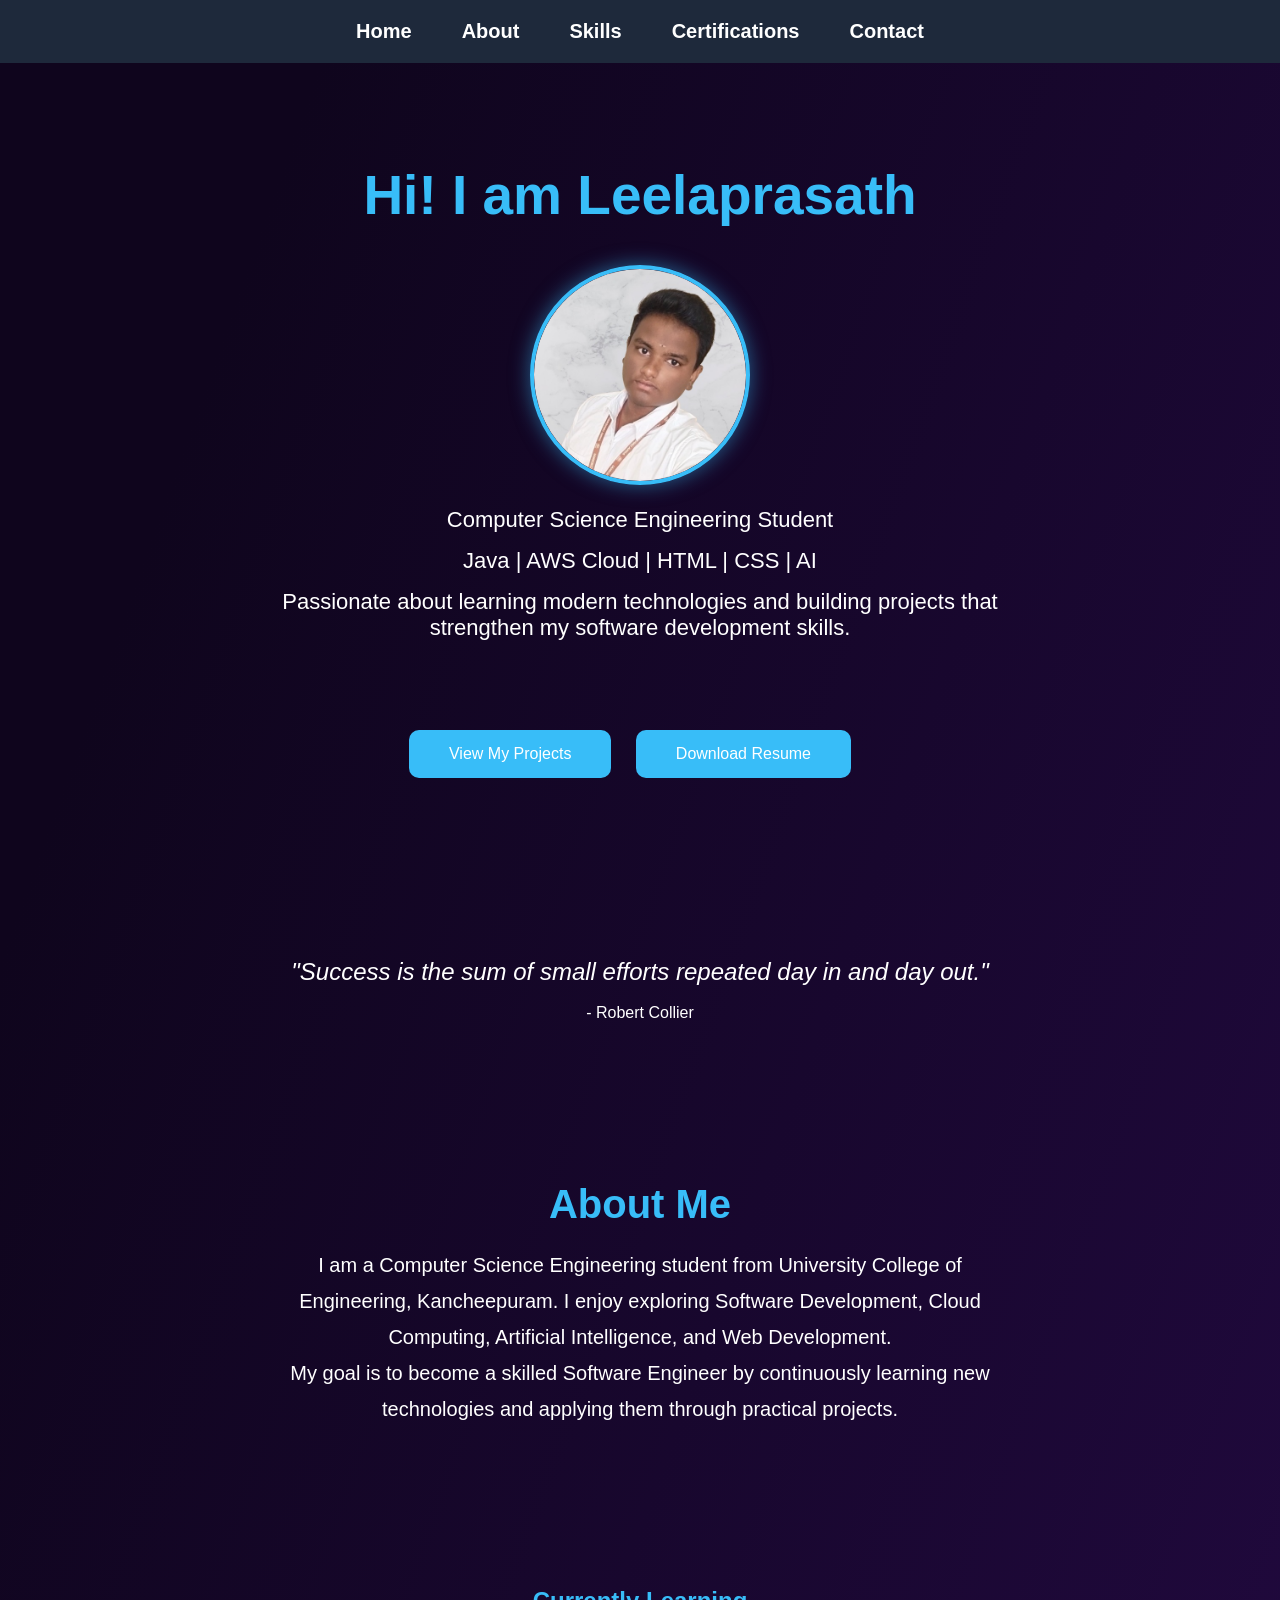
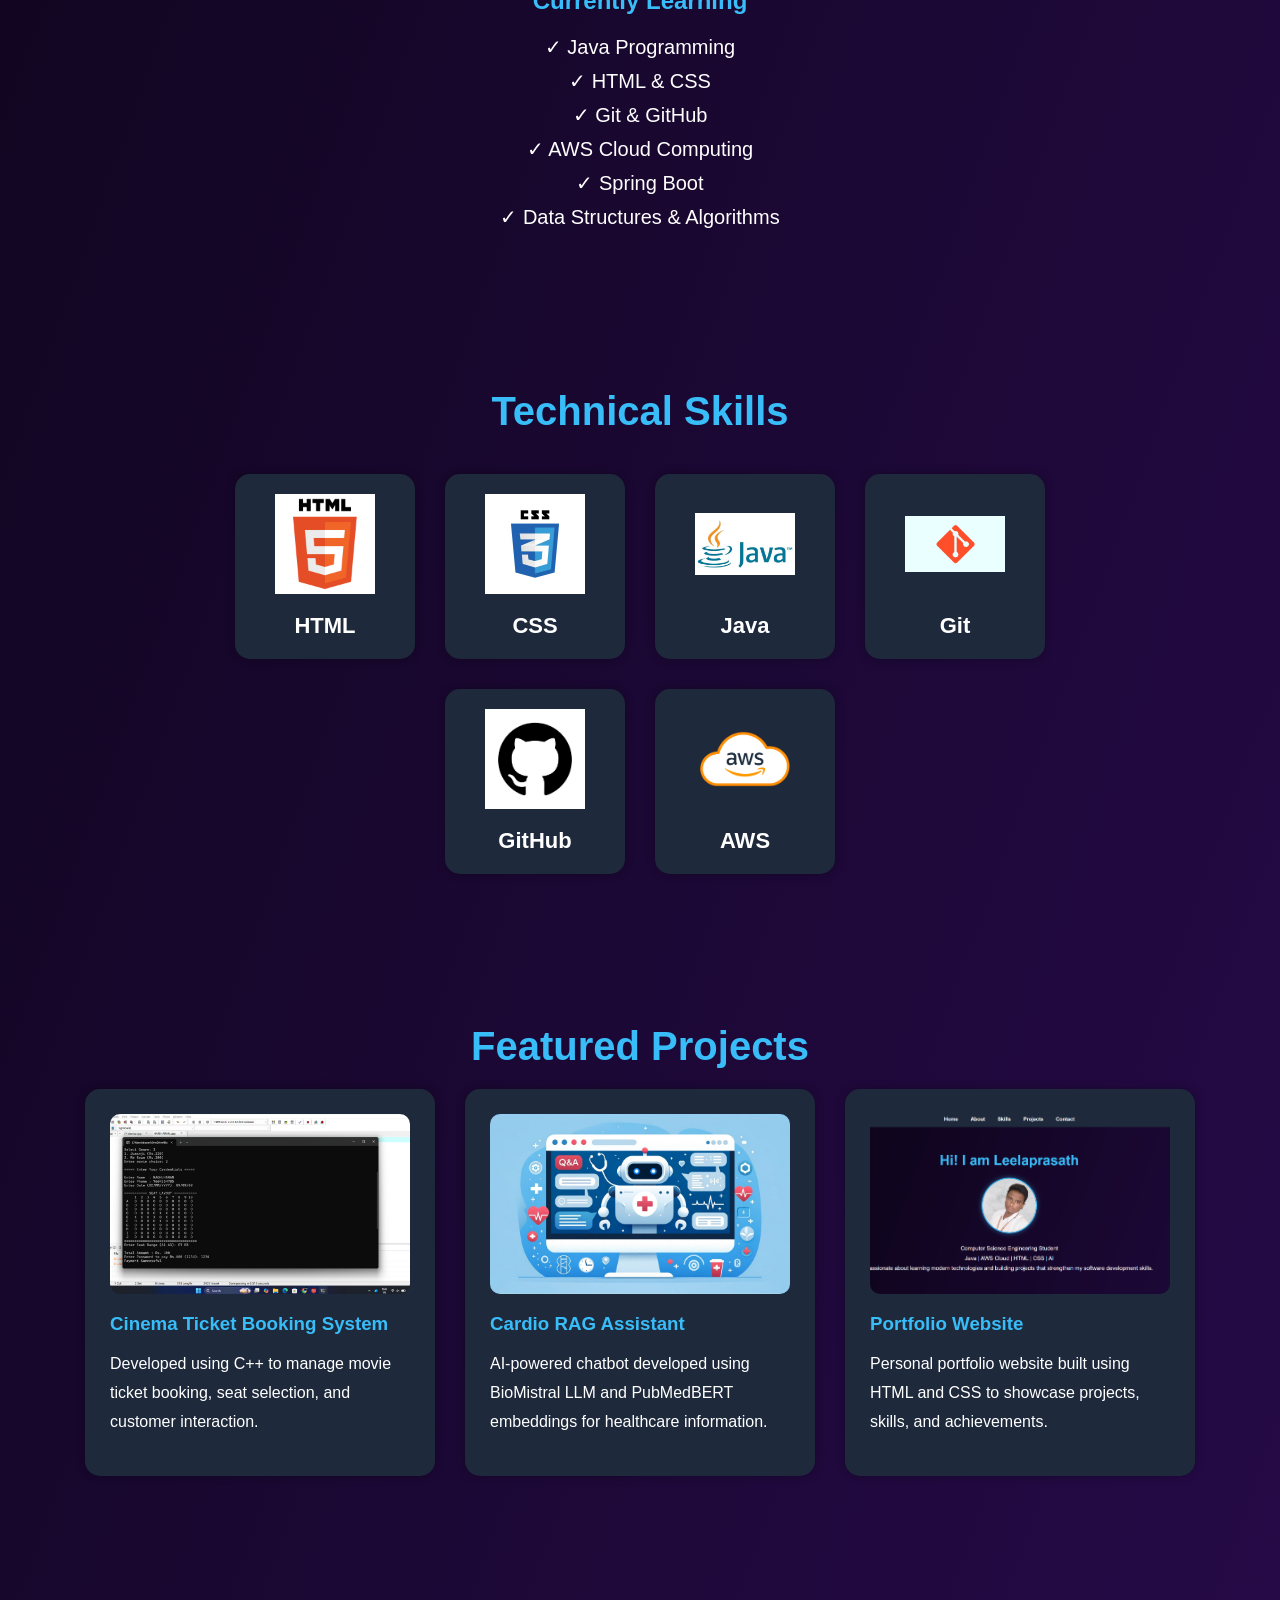
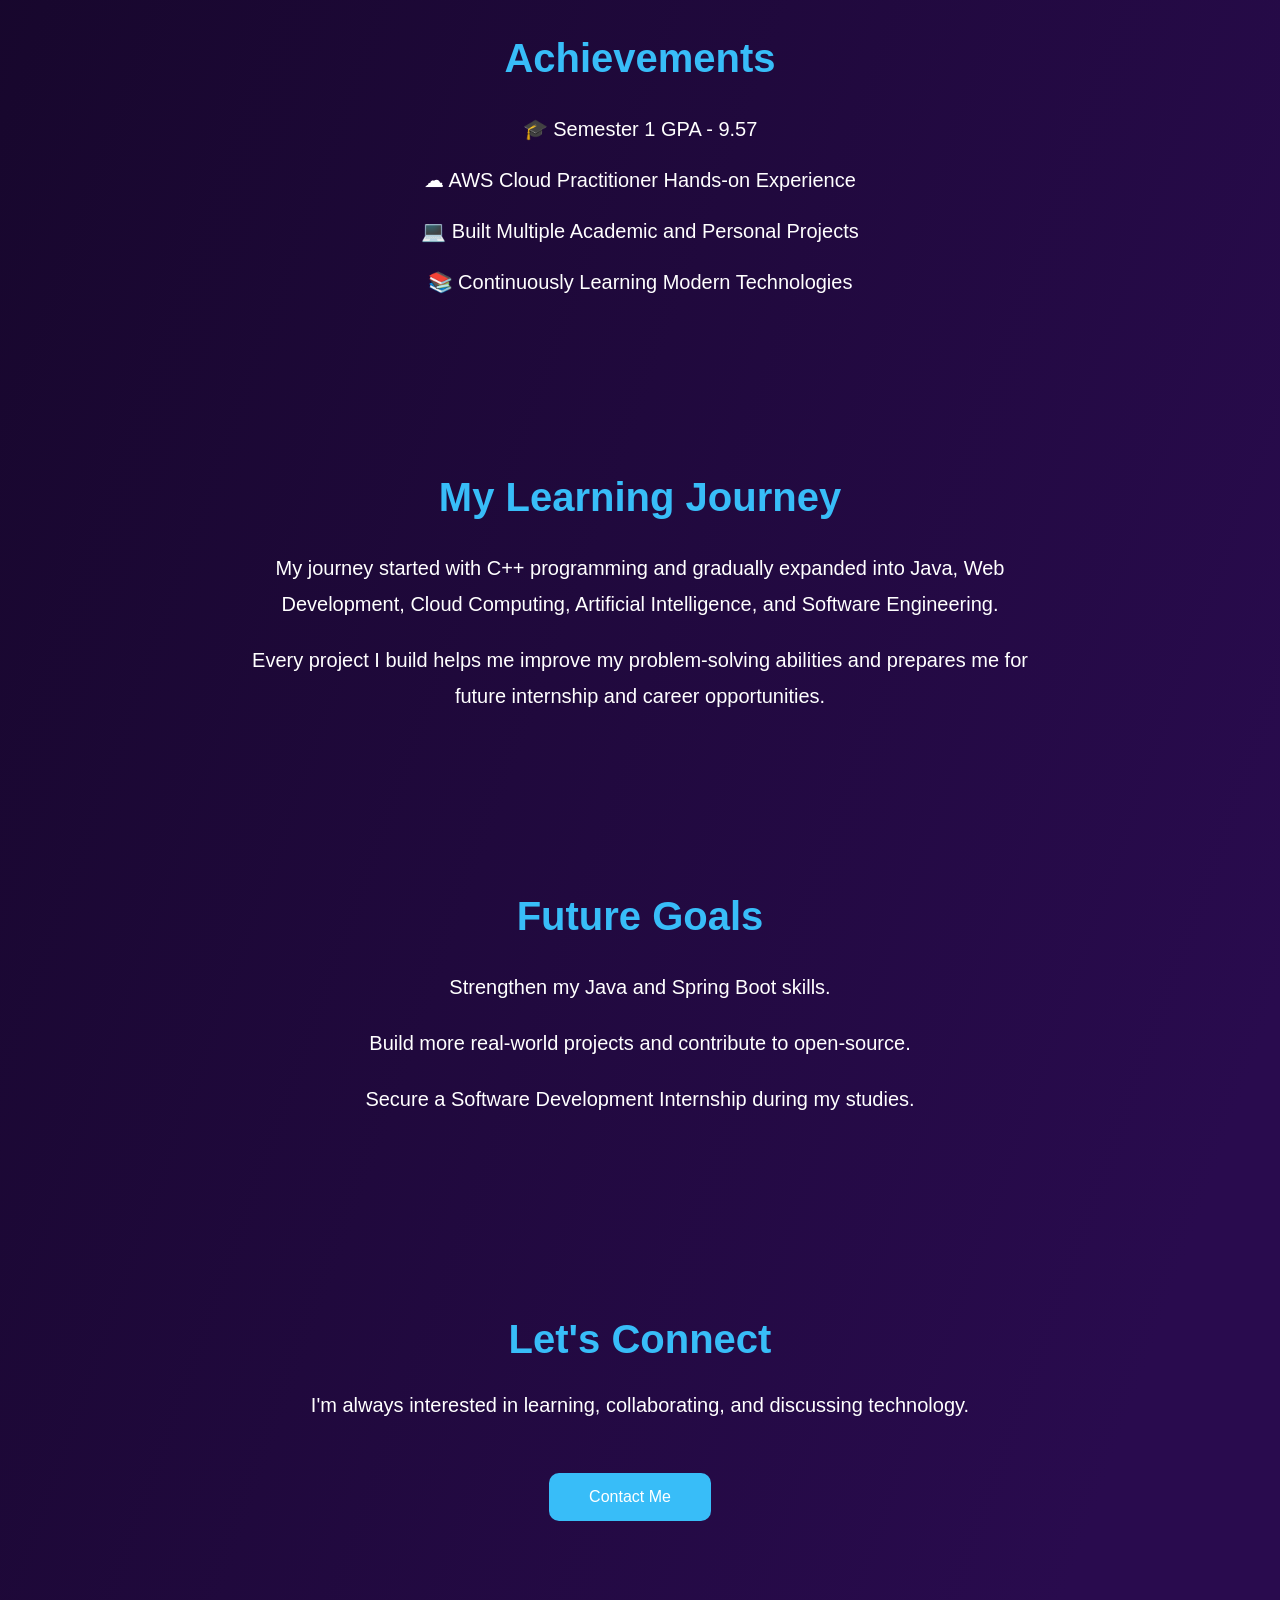
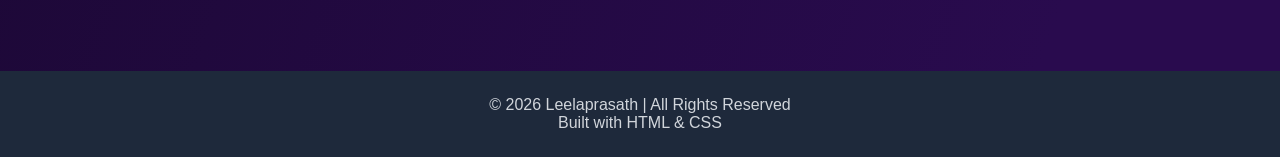
<file: index.html>
<!DOCTYPE html>
<html>

<head>
    <meta charset="UTF-8">
    <meta name="viewport" content="width=device-width, initial-scale=1.0">
    <title>Leelaprasath Portfolio</title>
    <link rel="stylesheet" href="styles/style.css">
</head>

<body>

    <!-- Navigation -->

    <div class="navbar">

        <a href="index.html">Home</a>
        <a href="scripts/about.html">About</a>
        <a href="scripts/skills.html">Skills</a>
        <a href="scripts/certificate.html">Certifications</a>
        <a href="scripts/contact.html">Contact</a>

    </div>

    <!-- Intro Section -->

    <section id="home">

        <h1>Hi! I am Leelaprasath</h1>
        <br>
	<img src="images/myphoto.png" alt="Leelaprasath" class="profile-img">
	<br>
<br>
        <p>
            Computer Science Engineering Student
        </p>

        <p>
            Java | AWS Cloud | HTML | CSS | AI
        </p>

        <p>
            Passionate about learning modern technologies and building
            projects that <br>strengthen my software development skills.
        </p>
<br><br><br>
        <a href="scripts/projects.html" class="button">
    View My Projects
</a>

<a href="MyResume.pdf" class="button">
    Download Resume
</a>

    </section>

    <!-- Quote Section -->

    <section id="quote">

        <p>
            "Success is the sum of small efforts repeated day in and day out."
        </p>
        <br>
        <h35>- Robert Collier</h3>

    </section>

    <!-- About Preview -->

    <section id="about_home">

        <h2>About Me</h2>

        <p>
            I am a Computer Science Engineering student from
            University College of Engineering, Kancheepuram.
            I enjoy exploring Software Development, Cloud Computing,
            Artificial Intelligence, and Web Development.
        </p>

        <p>
            My goal is to become a skilled Software Engineer by
            continuously learning new technologies and applying
            them through practical projects.
        </p>

    </section>

    <!-- Learning Section -->

    <section id="learning">

        <h2>Currently Learning</h2>

        <ul>

            <li>✓ Java Programming</li>

            <li>✓ HTML & CSS</li>

            <li>✓ Git & GitHub</li>

            <li>✓ AWS Cloud Computing</li>

            <li>✓ Spring Boot</li>

            <li>✓ Data Structures & Algorithms</li>

        </ul>

    </section>

    <!-- Skills Preview -->

<section id="skills">

    <h2>Technical Skills</h2>

    <div class="skills-grid">

        <div class="skill-card">
            <img src="images/html.png" alt="HTML">
            <h3>HTML</h3>
        </div>

        <div class="skill-card">
            <img src="images/css.jpg" alt="CSS">
            <h3>CSS</h3>
        </div>

        <div class="skill-card">
            <img src="images/java.jpg" alt="Java">
            <h3>Java</h3>
        </div>

        <div class="skill-card">
            <img src="images/git.png" alt="Git">
            <h3>Git</h3>
        </div>

        <div class="skill-card">
            <img src="images/github.jpg" alt="GitHub">
            <h3>GitHub</h3>
        </div>

        <div class="skill-card">
            <img src="images/aws.png" alt="AWS">
            <h3>AWS</h3>
        </div>

    </div>

</section>

    <!-- Featured Projects -->

<section id="projects">

    <h2>Featured Projects</h2>

    <div class="project-container">

        <div class="project-card">

            <img src="images/cinema.png"
                 alt="Cinema Ticket Booking System">

            <h3>Cinema Ticket Booking System</h3>

            <p>
                Developed using C++ to manage movie ticket booking,
                seat selection, and customer interaction.
            </p>

        </div>

        <div class="project-card">

            <img src="images/rag.png"
                 alt="Cardio RAG Assistant">

            <h3>Cardio RAG Assistant</h3>

            <p>
                AI-powered chatbot developed using BioMistral LLM
                and PubMedBERT embeddings for healthcare information.
            </p>

        </div>

        <div class="project-card">

            <img src="images/portfolio.png"
                 alt="Portfolio Website">

            <h3>Portfolio Website</h3>

            <p>
                Personal portfolio website built using HTML and CSS
                to showcase projects, skills, and achievements.
            </p>

        </div>

    </div>

</section>

    <!-- Achievement Section -->

    <section id="achievements">

        <h2>Achievements</h2>

        <p>🎓 Semester 1 GPA - 9.57</p>

        <p>☁ AWS Cloud Practitioner Hands-on Experience</p>

        <p>💻 Built Multiple Academic and Personal Projects</p>

        <p>📚 Continuously Learning Modern Technologies</p>

    </section>

    <!-- Journey Section -->

    <section id="journey">

        <h2>My Learning Journey</h2>

        <p>
            My journey started with C++ programming and gradually
            expanded into Java, Web Development, Cloud Computing,
            Artificial Intelligence, and Software Engineering.
        </p>

        <p>
            Every project I build helps me improve my problem-solving
            abilities and prepares me for future internship and
            career opportunities.
        </p>

    </section>

    <!-- Goals Section -->

    <section id="goals">

        <h2>Future Goals</h2>

        <p>
            Strengthen my Java and Spring Boot skills.
        </p>

        <p>
            Build more real-world projects and contribute to open-source.
        </p>

        <p>
            Secure a Software Development Internship during my studies.
        </p>

    </section>

    <!-- Contact Preview -->

    <section id="connect">

        <h2>Let's Connect</h2>

        <p>
            I'm always interested in learning, collaborating,
            and discussing technology.
        </p>

        <a href="scripts/contact.html" class="button">
            Contact Me
        </a>

    </section>

    <!-- Footer -->

    <footer>

        <p>
            © 2026 Leelaprasath | All Rights Reserved
        </p>
        <p>
            Built with HTML & CSS
        </p>

    </footer>

</body>

</html>
</file>
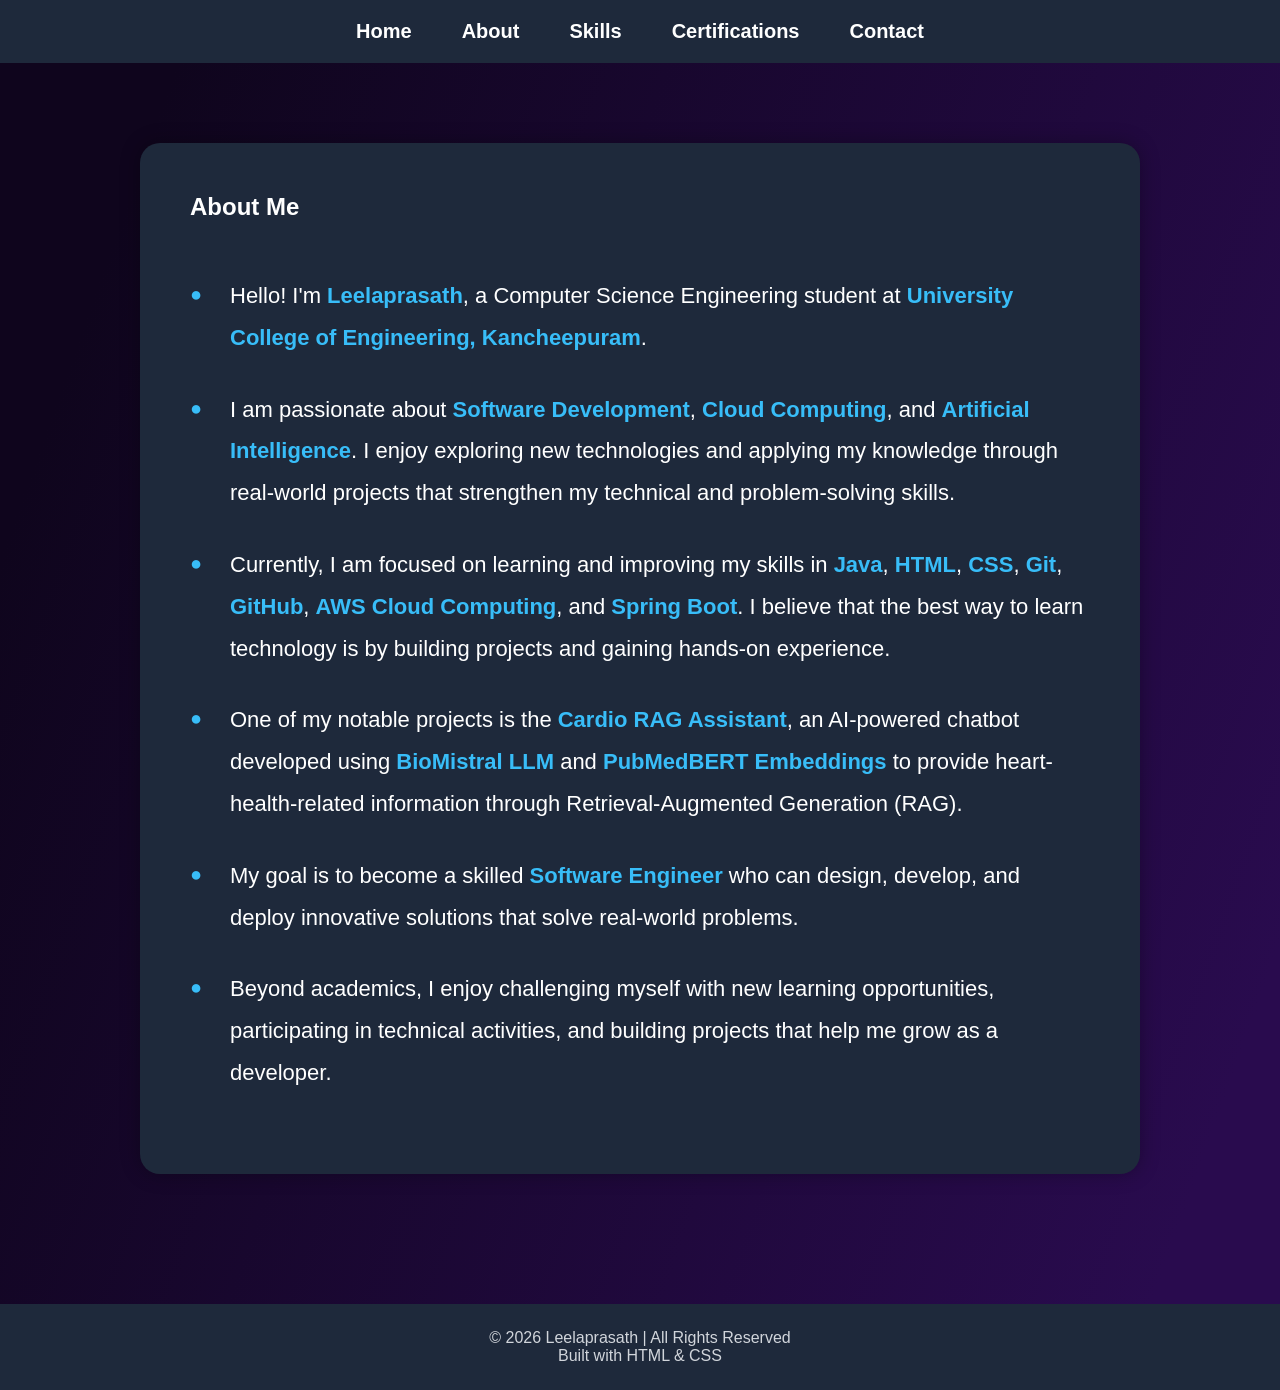
<file: scripts/about.html>
<!DOCTYPE html>
<html>

<head>
    <meta charset="UTF-8">

    <meta name="viewport" content="width=device-width, initial-scale=1.0">

    <title>About Me</title>
    <link rel="stylesheet" href="../styles/style.css">
</head>

<body>

    <!-- Navigation -->

    <div class="navbar">

        <a href="../index.html">Home</a>
        <a href="about.html">About</a>
        <a href="skills.html">Skills</a>
        <a href="certificate.html">Certifications</a>
        <a href="contact.html">Contact</a>

    </div>

    <!-- About Section -->

    <section id="about">

        <div class="about-container">

            <h2>About Me</h2>
            <br><br><br>

            <ul class="about-list">

                <li>
                    Hello! I'm <b>Leelaprasath</b>, a Computer Science
                    Engineering student at
                    <b>University College of Engineering, Kancheepuram</b>.
                </li>

                <li>
                    I am passionate about
                    <b>Software Development</b>,
                    <b>Cloud Computing</b>, and
                    <b>Artificial Intelligence</b>.
                    I enjoy exploring new technologies and applying my
                    knowledge through real-world projects that strengthen
                    my technical and problem-solving skills.
                </li>

                <li>
                    Currently, I am focused on learning and improving my
                    skills in <b>Java</b>, <b>HTML</b>, <b>CSS</b>,
                    <b>Git</b>, <b>GitHub</b>,
                    <b>AWS Cloud Computing</b>, and
                    <b>Spring Boot</b>. I believe that the best way to
                    learn technology is by building projects and gaining
                    hands-on experience.
                </li>

                <li>
                    One of my notable projects is the
                    <b>Cardio RAG Assistant</b>, an AI-powered chatbot
                    developed using <b>BioMistral LLM</b> and
                    <b>PubMedBERT Embeddings</b> to provide
                    heart-health-related information through
                    Retrieval-Augmented Generation (RAG).
                </li>

                <li>
                    My goal is to become a skilled
                    <b>Software Engineer</b> who can design, develop,
                    and deploy innovative solutions that solve
                    real-world problems.
                </li>

                <li>
                    Beyond academics, I enjoy challenging myself with
                    new learning opportunities, participating in
                    technical activities, and building projects that
                    help me grow as a developer.
                </li>

            </ul>

        </div>

    </section>
       <!-- Footer -->

    <footer>

        <p>
            © 2026 Leelaprasath | All Rights Reserved
        </p>
        <p>
            Built with HTML & CSS
        </p>

    </footer>

</body>

</html>
</file>
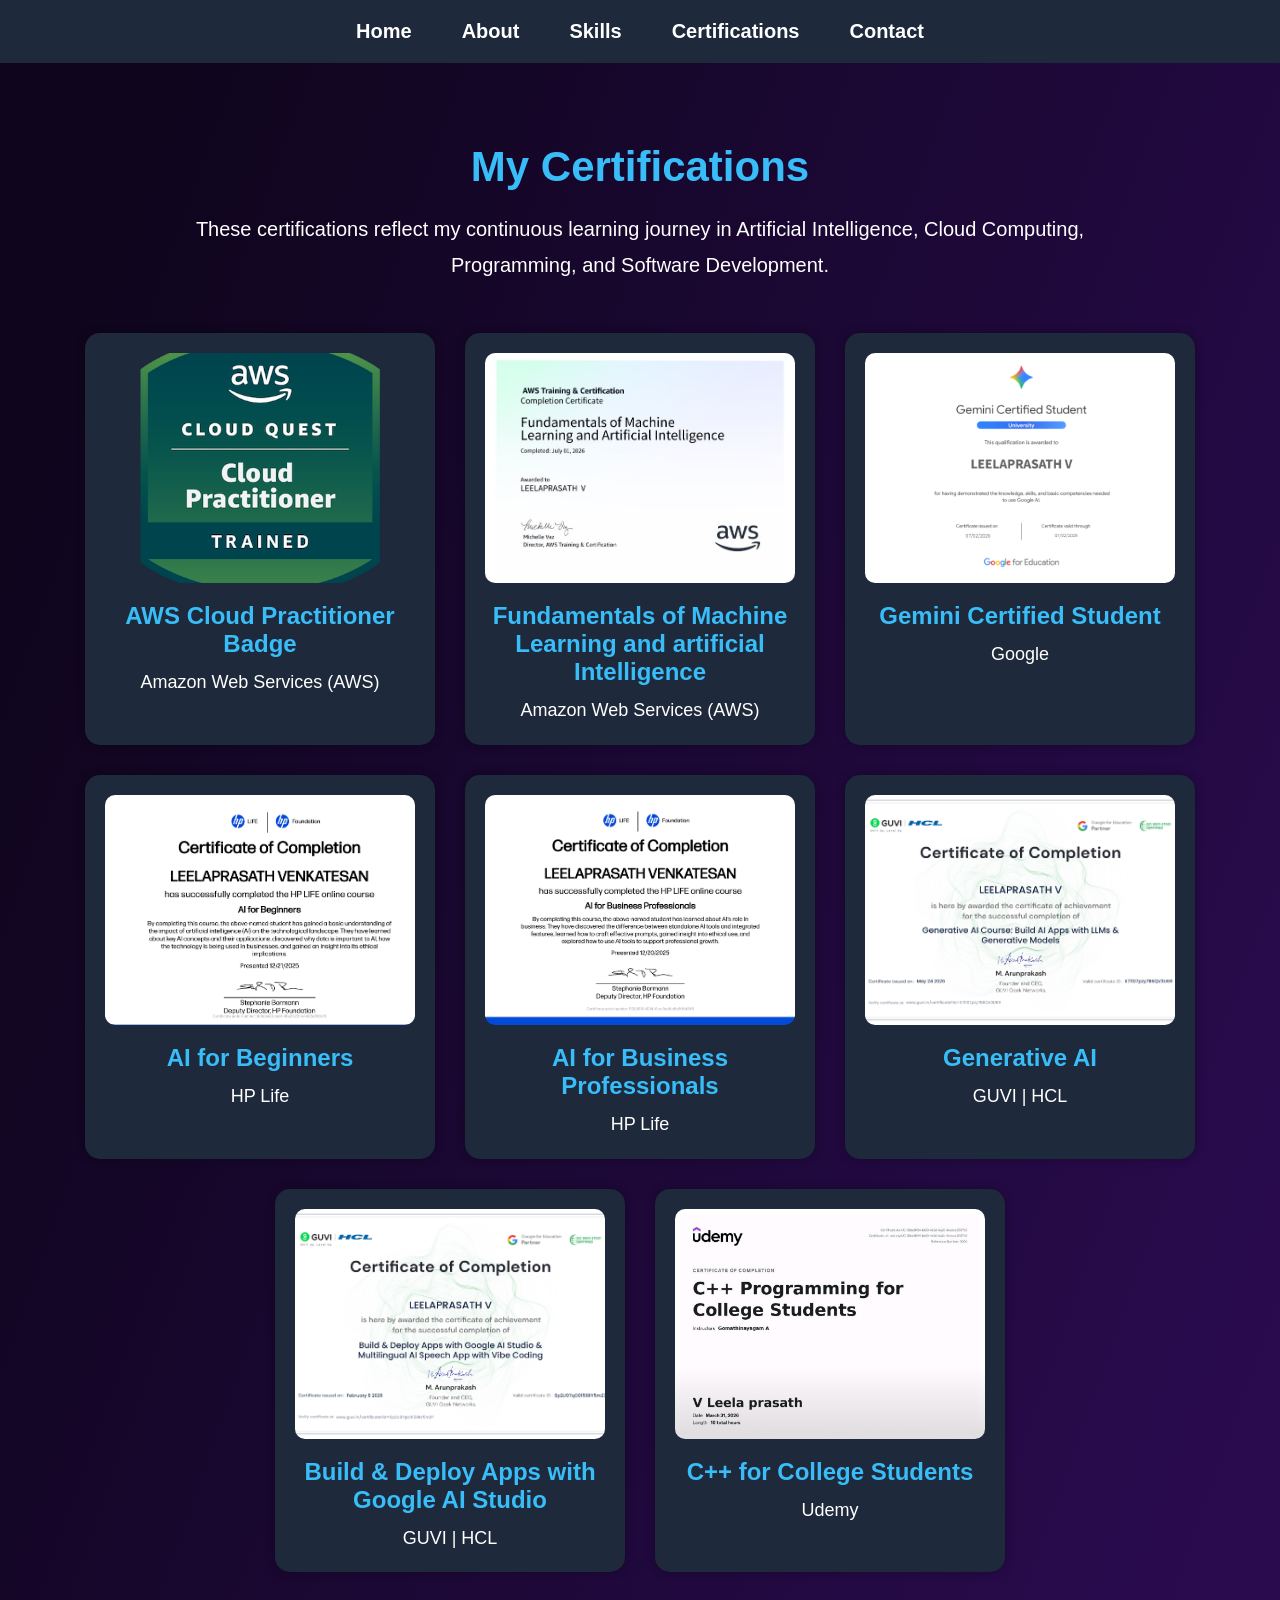
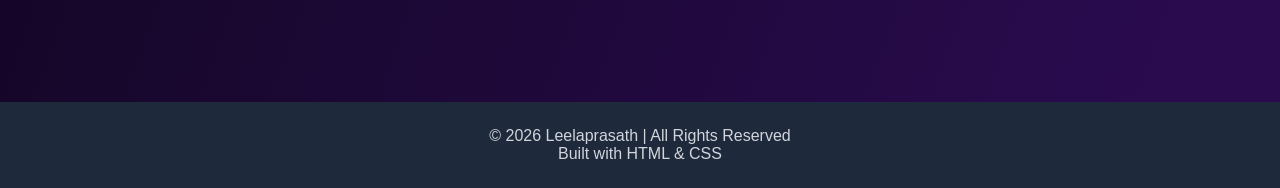
<file: scripts/certificate.html>
<!DOCTYPE html>

<html>

<head>

    <meta charset="UTF-8">

    <meta name="viewport" content="width=device-width, initial-scale=1.0">

    <title>My Certifications</title>

    <link rel="stylesheet" href="../styles/style.css">

</head>

<body>

    <!-- Navigation -->

    <div class="navbar">

        <a href="../index.html">Home</a>
        <a href="about.html">About</a>
        <a href="skills.html">Skills</a>
        <a href="certificate.html">Certifications</a>
        <a href="contact.html">Contact</a>

    </div>

    <!-- Certifications Section -->

    <section id="certifications">

        <h2>My Certifications</h2>

        <p class="cert-intro">

            These certifications reflect my continuous learning journey
            in Artificial Intelligence, Cloud Computing, Programming,
            and Software Development.

        </p>

        <div class="cert-container">

            <!-- Certificate 1 -->

            <div class="cert-card">

                <img src="../certificates/awsbadge.png"
                     alt="AWS Cloud Practitioner">

                <h3>AWS Cloud Practitioner Badge</h3>

                <p>
                    Amazon Web Services (AWS)
                </p>

            </div>
             <!-- Certificate 2-->

            <div class="cert-card">

                <img src="../certificates/awsf.jpg"
                     alt="Fundamentals of Machine Learning and artificial Intelligence">

                <h3>Fundamentals of Machine Learning and artificial Intelligence</h3>

                <p>
                    Amazon Web Services (AWS)
                </p>

            </div>



            <!-- Certificate 3 -->

            <div class="cert-card">

                <img src="../certificates/google.png"
                     alt="Gemini Certified Student">

                <h3>Gemini Certified Student</h3>

                <p>
                    Google
                </p>

            </div>

            <!-- Certificate 4 -->

            <div class="cert-card">

                <img src="../certificates/aib.png"
                     alt="AI for Beginners">

                <h3>AI for Beginners</h3>

                <p>
                    HP Life
                </p>

            </div>

            <!-- Certificate 5 -->

            <div class="cert-card">

                <img src="../certificates/aip.png"
                     alt="AI for Business Professionals">

                <h3>AI for Business Professionals</h3>

                <p>
                    HP Life
                </p>

            </div>

            <!-- Certificate 6 -->

            <div class="cert-card">

                <img src="../certificates/gen ai.png"
                     alt="Generative AI">

                <h3>Generative AI</h3>

                <p>
                    GUVI | HCL
                </p>

            </div>

            <!-- Certificate 7 -->

            <div class="cert-card">

                <img src="../certificates/genaistudio.png"
                     alt="Build & Deploy Apps">

                <h3>Build & Deploy Apps with Google AI Studio</h3>

                <p>
                    GUVI | HCL
                </p>

            </div>

            <!-- Certificate 8 -->

            <div class="cert-card">

                <img src="../certificates/udemyc++.jpeg"
                     alt="C++ for College Students">

                <h3>C++ for College Students</h3>

                <p>
                    Udemy
                </p>

            </div>

        </div>

    </section>
       <!-- Footer -->

    <footer>

        <p>
            © 2026 Leelaprasath | All Rights Reserved
        </p>
        <p>
            Built with HTML & CSS
        </p>

    </footer>

</body>

</html>
</file>
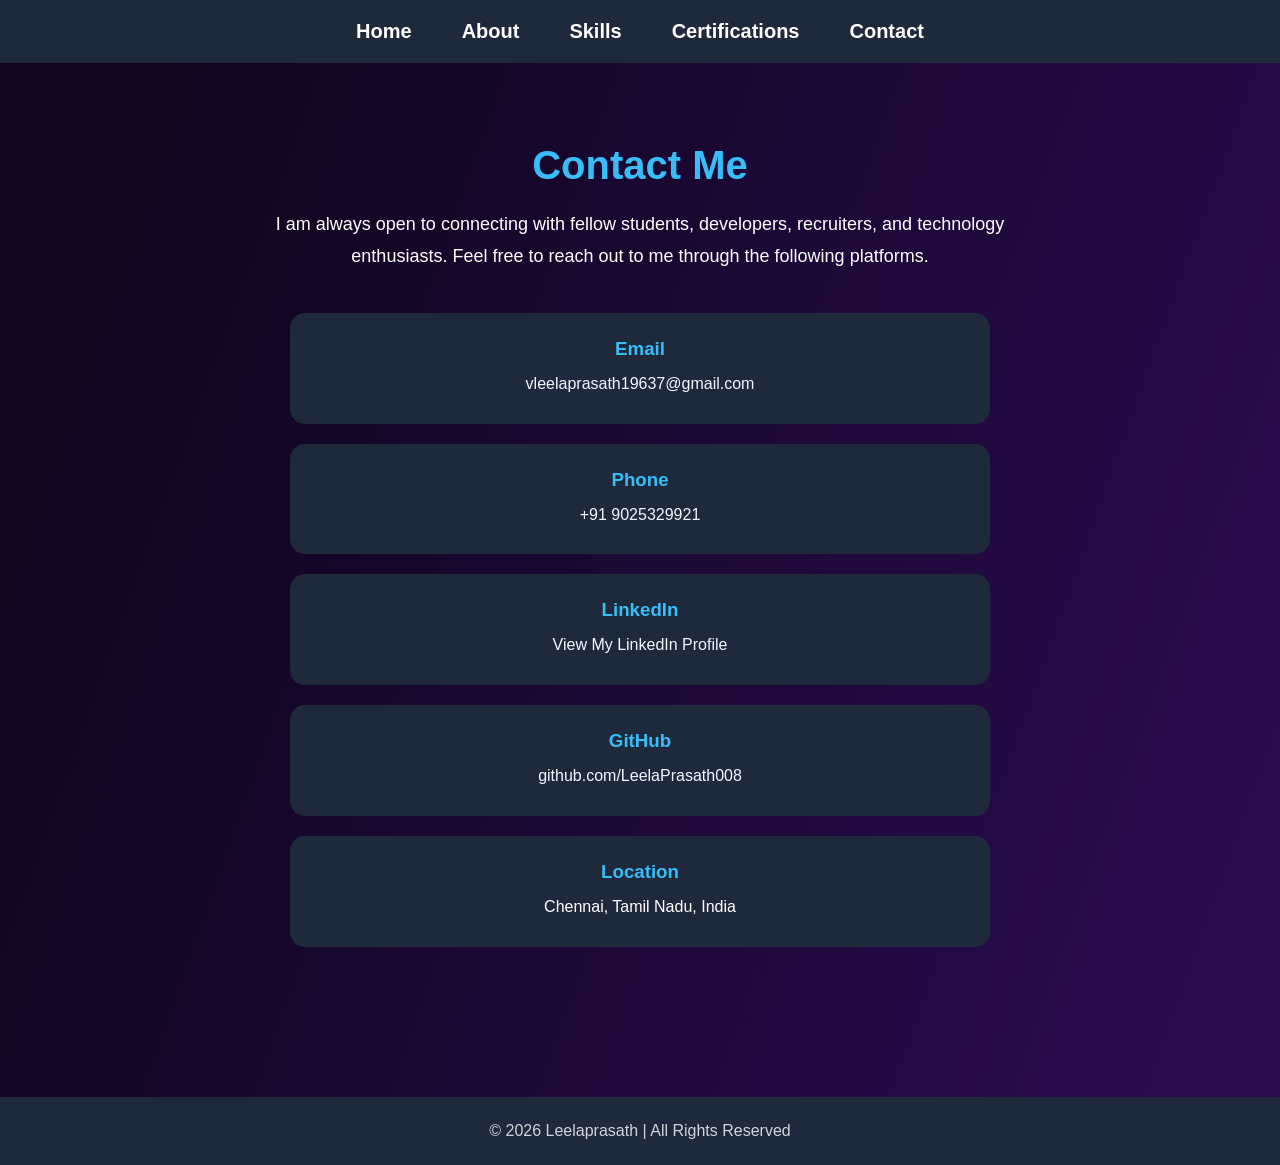
<file: scripts/contact.html>
<!DOCTYPE html>

<html>

<head>

    <meta charset="UTF-8">

    <meta name="viewport" content="width=device-width, initial-scale=1.0">

    <title>Contact Me</title>

    <link rel="stylesheet" href="../styles/style.css">

</head>

<body>

    <!-- Navigation -->

    <div class="navbar">

        <a href="../index.html">Home</a>
        <a href="about.html">About</a>
        <a href="skills.html">Skills</a>
        <a href="certificate.html">Certifications</a>
        <a href="contact.html">Contact</a>

    </div>

    <!-- Contact Section -->

    <section id="contact">

        <h2>Contact Me</h2>

        <p class="contact-intro">

            I am always open to connecting with fellow students,
            developers, recruiters, and technology enthusiasts.
            Feel free to reach out to me through the following
            platforms.

        </p>

        <!-- Email -->

        <div class="contact-card">

            <h3>Email</h3>

            <p>

                <a href="mailto:vleelaprasath19637@gmail.com">

                    vleelaprasath19637@gmail.com

                </a>

            </p>

        </div>

        <!-- Phone -->

        <div class="contact-card">

            <h3>Phone</h3>

            <p>

                <a href="tel:9025329921">

                    +91 9025329921

                </a>

            </p>

        </div>

        <!-- LinkedIn -->

        <div class="contact-card">

            <h3>LinkedIn</h3>

            <p>

                <a href="https://www.linkedin.com/in/leelaprasath-v-1877a8386/"
                   target="_blank">

                    View My LinkedIn Profile

                </a>

            </p>

        </div>

        <!-- GitHub -->

        <div class="contact-card">

            <h3>GitHub</h3>

            <p>

                <a href="https://github.com/LeelaPrasath008"
                   target="_blank">

                    github.com/LeelaPrasath008

                </a>

            </p>

        </div>

        <!-- Location -->

        <div class="contact-card">

            <h3>Location</h3>

            <p>

                Chennai, Tamil Nadu, India

            </p>

        </div>

    </section>

    <!-- Footer -->

    <footer>

        <p>

            © 2026 Leelaprasath | All Rights Reserved

        </p>

    </footer>

</body>

</html>
</file>
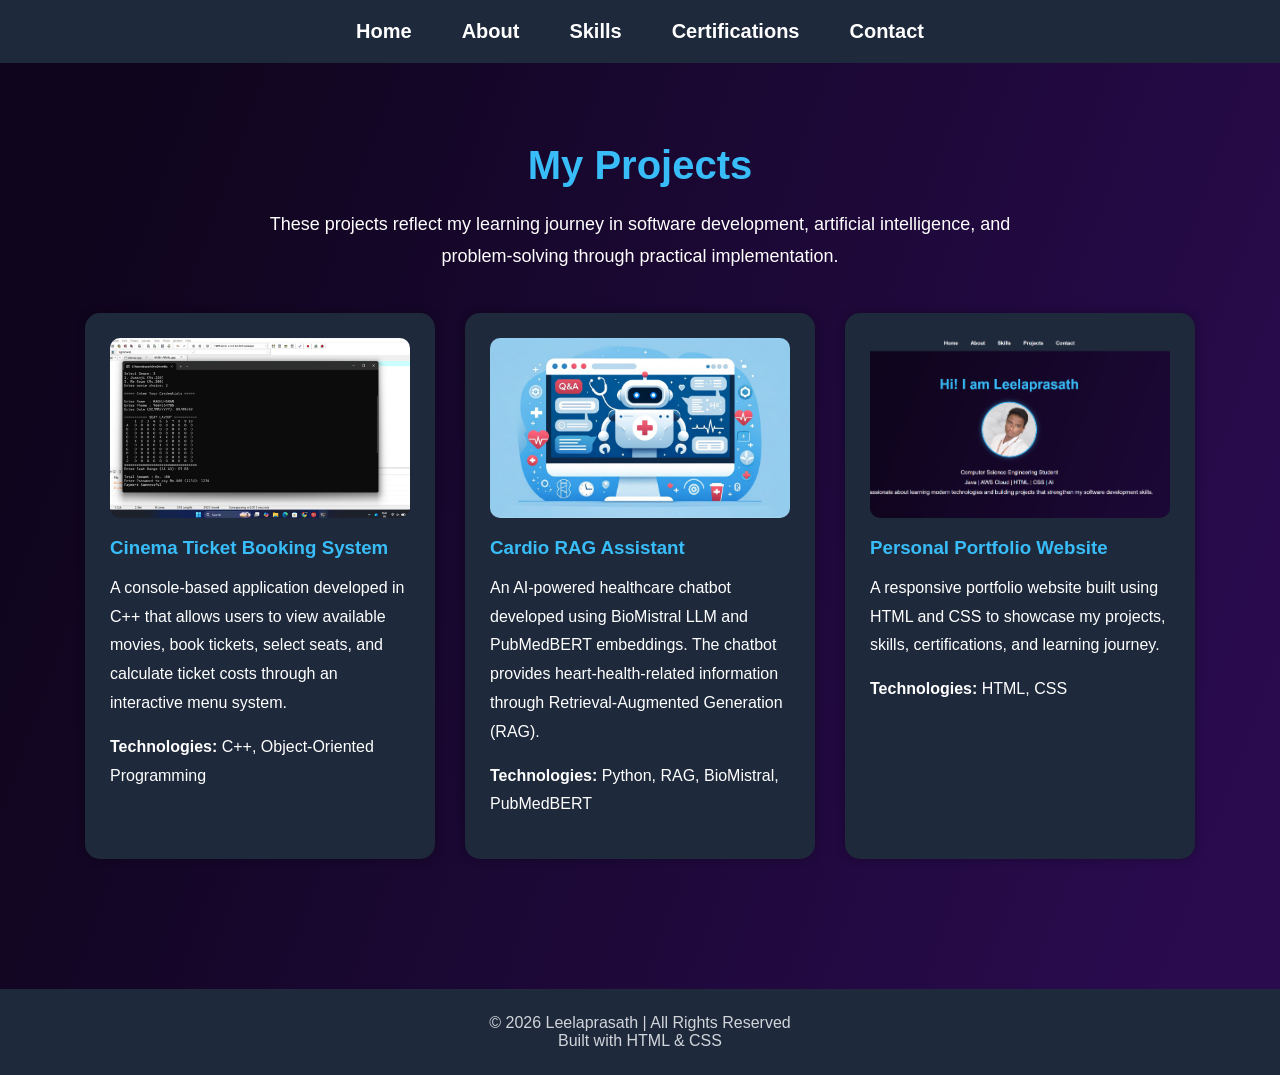
<file: scripts/projects.html>
<!DOCTYPE html>

<html>

<head>
    <meta charset="UTF-8">

    <meta name="viewport" content="width=device-width, initial-scale=1.0">

    <title>My Projects</title>

    <link rel="stylesheet" href="../styles/style.css">

</head>

<body>
  <!-- Navigation -->

    <div class="navbar">

        <a href="../index.html">Home</a>
        <a href="about.html">About</a>
        <a href="skills.html">Skills</a>
        <a href="certificate.html">Certifications</a>
        <a href="contact.html">Contact</a>

    </div>


    <section id="projects">

        <h2>My Projects</h2>

        <p class="project-intro">
            These projects reflect my learning journey in software development,
            artificial intelligence, and problem-solving through practical
            implementation.
        </p>

        <div class="project-container">

            <!-- Project 1 -->

            <div class="project-card">

                <img src="../images/cinema.png"
                     alt="Cinema Ticket Booking System">

                <h3>Cinema Ticket Booking System</h3>

                <p>
                    A console-based application developed in C++ that allows
                    users to view available movies, book tickets, select seats,
                    and calculate ticket costs through an interactive menu system.
                </p>

                <p>
                    <b>Technologies:</b>
                    C++, Object-Oriented Programming
                </p>

            </div>

            <!-- Project 2 -->

            <div class="project-card">

                <img src="../images/rag.png"
                     alt="Cardio RAG Assistant">

                <h3>Cardio RAG Assistant</h3>

                <p>
                    An AI-powered healthcare chatbot developed using
                    BioMistral LLM and PubMedBERT embeddings.
                    The chatbot provides heart-health-related information
                    through Retrieval-Augmented Generation (RAG).
                </p>

                <p>
                    <b>Technologies:</b>
                    Python, RAG, BioMistral, PubMedBERT
                </p>

            </div>

            <!-- Project 3 -->

            <div class="project-card">

                <img src="../images/portfolio.png"
                     alt="Portfolio Website">

                <h3>Personal Portfolio Website</h3>

                <p>
                    A responsive portfolio website built using HTML and CSS
                    to showcase my projects, skills, certifications,
                    and learning journey.
                </p>

                <p>
                    <b>Technologies:</b>
                    HTML, CSS
                </p>

            </div>

        </div>

    </section>
   <!-- Footer -->

    <footer>

        <p>
            © 2026 Leelaprasath | All Rights Reserved
        </p>
        <p>
            Built with HTML & CSS
        </p>

    </footer>
</body>

</html>
</file>
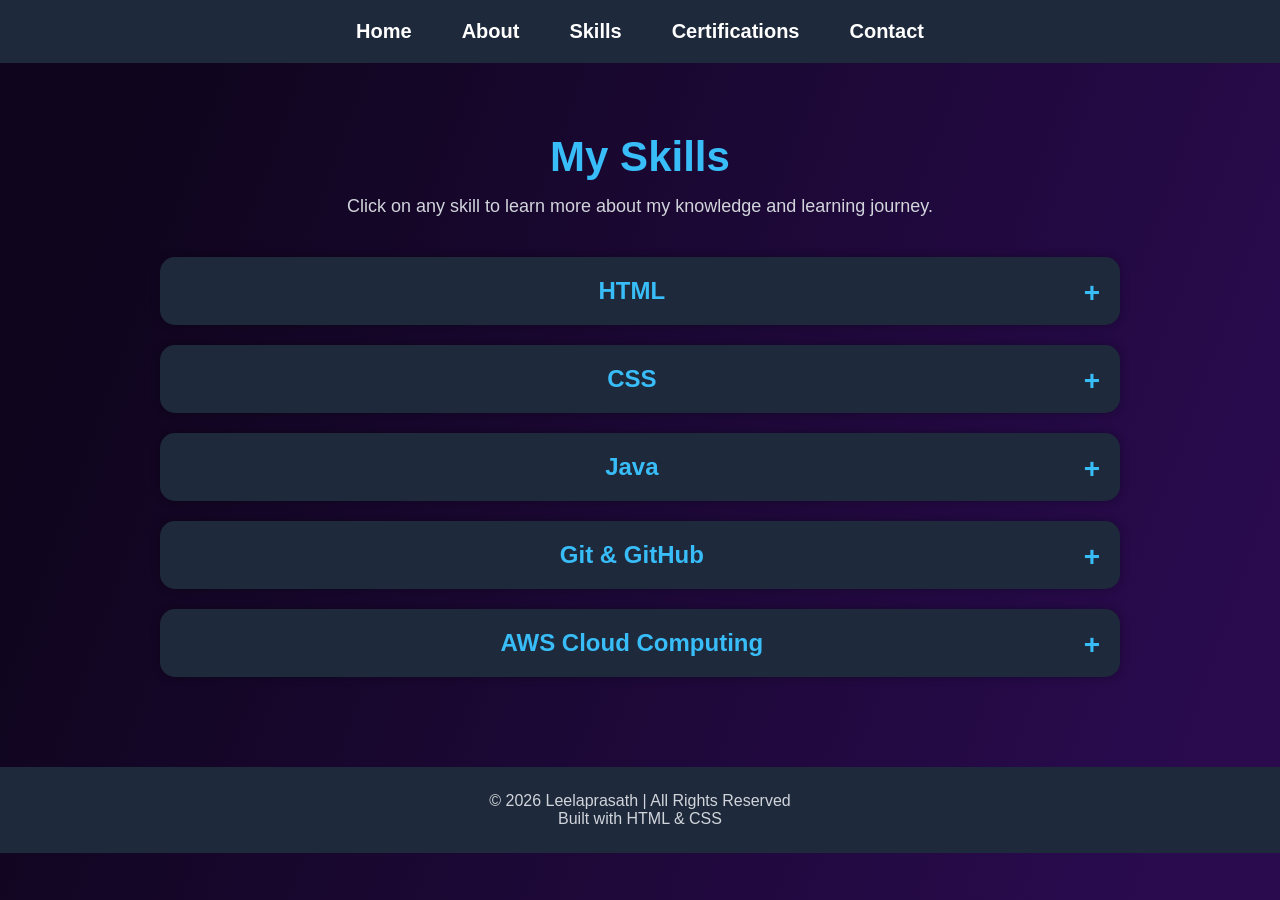
<file: scripts/skills.html>
<!DOCTYPE html>

<html>

<head>

    <meta charset="UTF-8">

    <meta name="viewport" content="width=device-width, initial-scale=1.0">

    <title>My Skills</title>

    <link rel="stylesheet" href="../styles/style.css">

</head>

<body>

    <!-- Navigation -->

    <div class="navbar">

        <a href="../index.html">Home</a>
        <a href="about.html">About</a>
        <a href="skills.html">Skills</a>
        <a href="certificate.html">Certifications</a>
        <a href="contact.html">Contact</a>

    </div>

    <!-- Skills Section -->

    <!-- Skills Section -->

<section id="skills">

    <h1>My Skills</h1>

    <p class="subtitle">
        Click on any skill to learn more about my knowledge and learning journey.
    </p>

    <!-- HTML -->

    <details class="skill-box">

        <summary>HTML</summary>

        <div class="skill-content">

            <img src="../images/html.png"
                 alt="HTML Logo"
                 class="skill-image">

            <div class="skill-text">
                <p>
                    Creating structured web pages using headings,
                    paragraphs, lists, links, images, tables,
                    forms, semantic elements, and modern HTML5 tags.
                </p>
            </div>

        </div>

    </details>

    <!-- CSS -->

    <details class="skill-box">

        <summary>CSS</summary>

        <div class="skill-content">

            <img src="../images/css.jpg"
                 alt="CSS Logo"
                 class="skill-image">

            <div class="skill-text">
                <p>
                    Styling websites using colors, typography,
                    Flexbox, spacing, hover effects,
                    animations, and responsive design techniques.
                </p>
            </div>

        </div>

    </details>

    <!-- Java -->

    <details class="skill-box">

        <summary>Java</summary>

        <div class="skill-content">

            <img src="../images/java.jpg"
                 alt="Java Logo"
                 class="skill-image">

            <div class="skill-text">
                <p>
                    Understanding object-oriented programming,
                    classes, objects, inheritance,
                    polymorphism, exception handling,
                    collections, and problem solving.
                </p>
            </div>

        </div>

    </details>

    <!-- Git & GitHub -->

    <details class="skill-box">

        <summary>Git & GitHub</summary>

        <div class="skill-content">

            <img src="../images/github.jpg"
                 alt="GitHub Logo"
                 class="skill-image">

            <div class="skill-text">
                <p>
                    Managing source code using repositories,
                    commits, branches, merges,
                    pull requests, and version control
                    through Git and GitHub.
                </p>
            </div>

        </div>

    </details>

    <!-- AWS -->

    <details class="skill-box">

        <summary>AWS Cloud Computing</summary>

        <div class="skill-content">

            <img src="../images/aws.png"
                 alt="AWS Logo"
                 class="skill-image">

            <div class="skill-text">
                <p>
                    Learning cloud services including EC2,
                    S3, RDS, Route 53, CloudFront,
                    Elastic Load Balancer, Auto Scaling,
                    and CloudWatch.
                </p>
            </div>

        </div>

    </details>

</section>
    <!-- Footer -->

    <footer>

        <p>
            © 2026 Leelaprasath | All Rights Reserved
        </p>

        <p>
            Built with HTML & CSS
        </p>

    </footer>

</body>

</html>
</file>
<file: styles/style.css>
/* ==========================
   GLOBAL STYLES
========================== */

*{
    margin:0;
    padding:0;
    box-sizing:border-box;
}

body{
    background-image:linear-gradient(
        109.6deg,
        #0f051d 11.2%,
        #290b4e 91.1%
    );
    color:white;
    font-family:Arial, sans-serif;
    min-height:100vh;
}

/* ==========================
   NAVIGATION BAR
========================== */

.navbar{
    display:flex;
    justify-content:center;
    align-items:center;
    background-color:#1e293b;
    padding:20px;
    gap:50px;
    margin: <percentage>50%;
    position:sticky;
    top:0;
    z-index:1000;
}

.navbar a{
    color:white;
    text-decoration:none;
    font-size:20px;
    font-weight:bold;
}

.navbar a:hover{
    color:#38bdf8;
}

/* ==========================
   HOME SECTION
========================== */

#home{
    text-align:center;
    padding:100px 20px;
}

#home h1{
    font-size:55px;
    color:#38bdf8;
    margin-bottom:20px;
}

#home p{
    font-size:22px;
    margin-bottom:15px;
}

.button{
    display:inline-block;
    margin-top:20px;
    margin-right: 20px;
    background-color:#38bdf8;
    color:white;
    padding:15px 40px;
    text-decoration:none;
    border-radius:10px;
    transition:0.3s;
}

.button:hover{
    background-color:#0284c7;
}

/* ==========================
   QUOTE SECTION
========================== */

#quote{
    text-align:center;
    padding:80px 20px;
}

#quote p{
    font-size:24px;
    font-style:italic;
}

/* ==========================
   ABOUT HOME SECTION
========================== */

#about_home{
    text-align:center;
    padding:80px 20px;
}

#about_home h2{
    color:#38bdf8;
    font-size:40px;
    margin-bottom:20px;
    text-align: center;
}

#about_home p{
    max-width:700px;
    margin:auto;
    line-height:1.8;
    font-size:20px;
}

/* ==========================
   ABOUT PAGE
========================== */

#about{
    padding:80px 20px;
}

/* About Title Card */

.cardsAbout{
    display:flex;
    justify-content:center;
    margin-bottom:50px;
}

.cardAbout{
    background-color:bisque;
    color:black;
    padding:25px 60px;
    border-radius:15px;
    font-size:45px;
    font-weight:bold;
    box-shadow:0 0 15px rgba(0,0,0,0.3);
}

/* About Content Card */

.about-container{
    max-width:1000px;
    margin:auto;
    background-color:#1e293b;
    padding:50px;
    border-radius:20px;
    box-shadow:0 0 20px rgba(0,0,0,0.3);
}

/* Bullet List */

.about-list{
    list-style:none;
    padding:0;
}

.about-list li{
    position:relative;
    padding-left:40px;
    margin-bottom:30px;
    font-size:22px;
    line-height:1.9;
    text-align:left;
}

/* Custom Blue Bullet */

.about-list li::before{
    content:"●";
    position:absolute;
    left:0;
    top:0;
    color:#38bdf8;
    font-size:20px;
}

/* Highlighted Words */

.about-list b{
    color:#38bdf8;
}

/* Hover Effect */

.about-container:hover{
    transform:translateY(-5px);
    transition:0.3s;
}

/* Mobile Responsive */

@media(max-width:768px){

    .cardAbout{
        font-size:32px;
        padding:20px 40px;
    }

    .about-container{
        padding:25px;
    }

    .about-list li{
        font-size:18px;
        line-height:1.8;
    }

}

/* ==========================
   LEARNING SECTION
========================== */

#learning{
    text-align:center;
    padding:80px 20px;
}

#learning h2{
    color:#38bdf8;
    margin-bottom:20px;
}

#learning ul{
    list-style:none;
}

#learning li{
    margin:10px;
    font-size:20px;
}
/* ==========================
   SKILLS PREVIEW - HOME PAGE
========================== */

#skills{

    text-align:center;

    padding:80px 20px;

}

#skills h2{

    color:#38bdf8;

    font-size:40px;

    margin-bottom:40px;

}

.skills-grid{

    display:flex;

    justify-content:center;

    flex-wrap:wrap;

    gap:30px;

}

.skill-card{

    width:180px;

    background-color:#1e293b;

    padding:20px;

    border-radius:15px;

    transition:0.3s;

    box-shadow:0 0 10px rgba(0,0,0,0.3);

}

.skill-card:hover{

    transform:translateY(-8px);

    box-shadow:0 0 20px rgba(56,189,248,0.4);

}

.skill-card img{

    width:100px;

    height:100px;

    object-fit:contain;

    margin-bottom:15px;

}

.skill-card h3{

    color:white;

    font-size:22px;

}
/* ==========================
   SKILLS PAGE
========================== */

#skills{
    max-width:1000px;
    margin:50px auto;
    padding:20px;
}

#skills h1{
    text-align:center;
    color:#38bdf8;
    font-size:42px;
    margin-bottom:15px;
}

.subtitle{
    text-align:center;
    font-size:18px;
    color:#d1d5db;
    margin-bottom:40px;
}

/* Skill Cards */

#skills details{
    background-color:#1e293b;
    margin-bottom:20px;
    border-radius:15px;
    padding:20px;
    transition:0.3s;
    box-shadow:0 0 10px rgba(0,0,0,0.3);
}

#skills details:hover{
    transform:translateY(-5px);
    box-shadow:0 0 20px rgba(56,189,248,0.4);
}

#skills details[open]{
    box-shadow:0 0 20px rgba(56,189,248,0.5);
}

/* Summary */

#skills summary{
    cursor:pointer;
    font-size:24px;
    font-weight:bold;
    color:#38bdf8;
    list-style:none;
}

#skills summary::-webkit-details-marker{
    display:none;
}

/* Custom + and - */

#skills summary::after{
    content:"+";
    float:right;
    font-size:28px;
    color:#38bdf8;
}

#skills details[open] summary::after{
    content:"−";
}

/* Skill Content */

.skill-content{
    display:flex;
    align-items:center;
    gap:30px;
    margin-top:20px;
}

/* Images */

.skill-image{
    width:140px;
    height:140px;
    object-fit:contain;
    background:white;
    padding:10px;
    border-radius:12px;
    flex-shrink:0;
}

/* Text */

.skill-content p{
    font-size:18px;
    line-height:1.8;
    color:white;
}

/* ==========================
   MOBILE RESPONSIVE
========================== */

@media screen and (max-width:768px){

    #skills{
        width:95%;
        padding:10px;
    }

    #skills h1{
        font-size:32px;
    }

    .subtitle{
        font-size:16px;
    }

    .skill-content{
        flex-direction:column;
        text-align:center;
        gap:15px;
    }

    .skill-image{
        width:100px;
        height:100px;
    }

    .skill-content p{
        font-size:16px;
    }

    #skills summary{
        font-size:20px;
    }
}
/* ==========================
   PROJECTS SECTION
========================== */

#projects{
    padding:80px 20px;
    text-align:center;
}

#projects h2{
    font-size:40px;
    color:#38bdf8;
    margin-bottom:20px;
}

.project-intro{
    max-width:800px;
    margin:0 auto 40px auto;
    line-height:1.8;
    font-size:18px;
}

.project-container{
    display:flex;
    justify-content:center;
    gap:30px;
    flex-wrap:wrap;
}

.project-card{
    background-color:#1e293b;
    width:350px;
    padding:25px;
    border-radius:15px;
    text-align:left;
    transition:0.3s;
    box-shadow:0 0 10px rgba(0,0,0,0.3);
}

.project-card:hover{
    transform:translateY(-10px);
}

.project-card h3{
    color:#38bdf8;
    margin-bottom:15px;
}

.project-card p{
    line-height:1.8;
    margin-bottom:15px;
}

/* ==========================
   CONTACT SECTION
========================== */

#contact{
    padding:80px 20px;
    text-align:center;
}

#contact h2{
    font-size:40px;
    color:#38bdf8;
    margin-bottom:20px;
}

.contact-intro{
    max-width:800px;
    margin:0 auto 40px auto;
    line-height:1.8;
    font-size:18px;
}

.contact-card{
    background-color:#1e293b;
    max-width:700px;
    margin:20px auto;
    padding:25px;
    border-radius:15px;
    transition:0.3s;
}

.contact-card:hover{
    transform:translateY(-8px);
    box-shadow:0 0 20px rgba(56,189,248,0.4);
}

.contact-card h3{
    color:#38bdf8;
    margin-bottom:10px;
}

.contact-card p{
    line-height:1.8;
}

.contact-card a{
    color:aliceblue;
    text-decoration:none;
}

.contact-card a:hover{
    color:#38bdf8;
}
/* ==========================
   ACHIEVEMENTS SECTION
========================== */

#achievements{
    text-align:center;
    padding:80px 20px;
}

#achievements h2{
    color:#38bdf8;
    font-size:40px;
    margin-bottom:30px;
}

#achievements p{
    font-size:20px;
    margin:15px 0;
    line-height:1.8;
}

/* ==========================
   LEARNING JOURNEY SECTION
========================== */

#journey{
    text-align:center;
    padding:80px 20px;
}

#journey h2{
    color:#38bdf8;
    font-size:40px;
    margin-bottom:30px;
}

#journey p{
    max-width:800px;
    margin:20px auto;
    font-size:20px;
    line-height:1.8;
}

/* ==========================
   FUTURE GOALS SECTION
========================== */

#goals{
    text-align:center;
    padding:80px 20px;
}

#goals h2{
    color:#38bdf8;
    font-size:40px;
    margin-bottom:30px;
}

#goals p{
    max-width:800px;
    margin:20px auto;
    font-size:20px;
    line-height:1.8;
}

/* ==========================
   CONNECT SECTION
========================== */

#connect{
    text-align:center;
    padding:100px 20px;
}

#connect h2{
    color:#38bdf8;
    font-size:40px;
    margin-bottom:25px;
}

#connect p{
    max-width:700px;
    margin:0 auto 30px auto;
    font-size:20px;
    line-height:1.8;
}

/* ==========================
   FOOTER
========================== */

footer{
    background-color:#1e293b;
    text-align:center;
    padding:25px;
    margin-top:50px;
}

footer p{
    color:#d1d5db;
    font-size:16px;
}

/* ==========================
   SCROLL ANIMATIONS
========================== */

.project-card:hover,
.contact-card:hover,
.card:hover{
    box-shadow:0 0 20px rgba(56,189,248,0.4);
}

/* ==========================
   MOBILE RESPONSIVE
========================== */

@media(max-width:768px){

    .navbar{
        flex-wrap:wrap;
        gap:10px;
    }

    .navbar a{
        font-size:16px;
    }

    #home h1{
        font-size:38px;
    }

    #home p{
        font-size:18px;
    }

    .project-card{
        width:100%;
    }

    #skills{
        width:95%;
    }

    .contact-card{
        width:95%;
    }

    #about p,
    #journey p,
    #goals p,
    #about_home p{
        font-size:18px;
    }

}
/* ==========================
   IMAGES SECTION
========================== */
.card img{
    width:60px;
    height:60px;
    object-fit:contain;
    margin-bottom:10px;
}

.project-card img{
    width:100%;
    height:180px;
    object-fit:cover;
    border-radius:10px;
    margin-bottom:15px;
}

.profile-img{
    width:220px;
    height:220px;
    border-radius:50%;
    object-fit:cover;
    border:4px solid #38bdf8;
    box-shadow:0 0 20px rgba(56,189,248,0.5);
    transition:0.3s;
}

.profile-img:hover{
    transform:scale(1.05);
}
/* ==================================
   CERTIFICATIONS PAGE
================================== */

#certifications{

    width:90%;

    margin:auto;

    padding:80px 20px;

    text-align:center;

}

#certifications h2{

    color:#38bdf8;

    font-size:42px;

    margin-bottom:20px;

}

.cert-intro{

    max-width:900px;

    margin:auto;

    margin-bottom:50px;

    font-size:20px;

    line-height:1.8;

}

/* Cards Container */

.cert-container{

    display:flex;

    flex-wrap:wrap;

    justify-content:center;

    gap:30px;

}

/* Individual Card */

.cert-card{

    background-color:#1e293b;

    width:350px;

    padding:20px;

    border-radius:15px;

    transition:0.3s;

    box-shadow:0 0 10px rgba(0,0,0,0.3);

}

/* Hover */

.cert-card:hover{

    transform:translateY(-10px);

    box-shadow:0 0 20px rgba(56,189,248,0.4);

}

/* Certificate Image */

.cert-card img{

    width:100%;

    height:230px;

    object-fit:cover;

    border-radius:10px;

    margin-bottom:15px;

}

/* Heading */

.cert-card h3{

    color:#38bdf8;

    margin-bottom:10px;

    font-size:24px;

}

/* Text */

.cert-card p{

    font-size:18px;

    line-height:1.6;

}

/* Mobile */

@media(max-width:768px){

    .cert-card{

        width:100%;

    }

}
</file>
